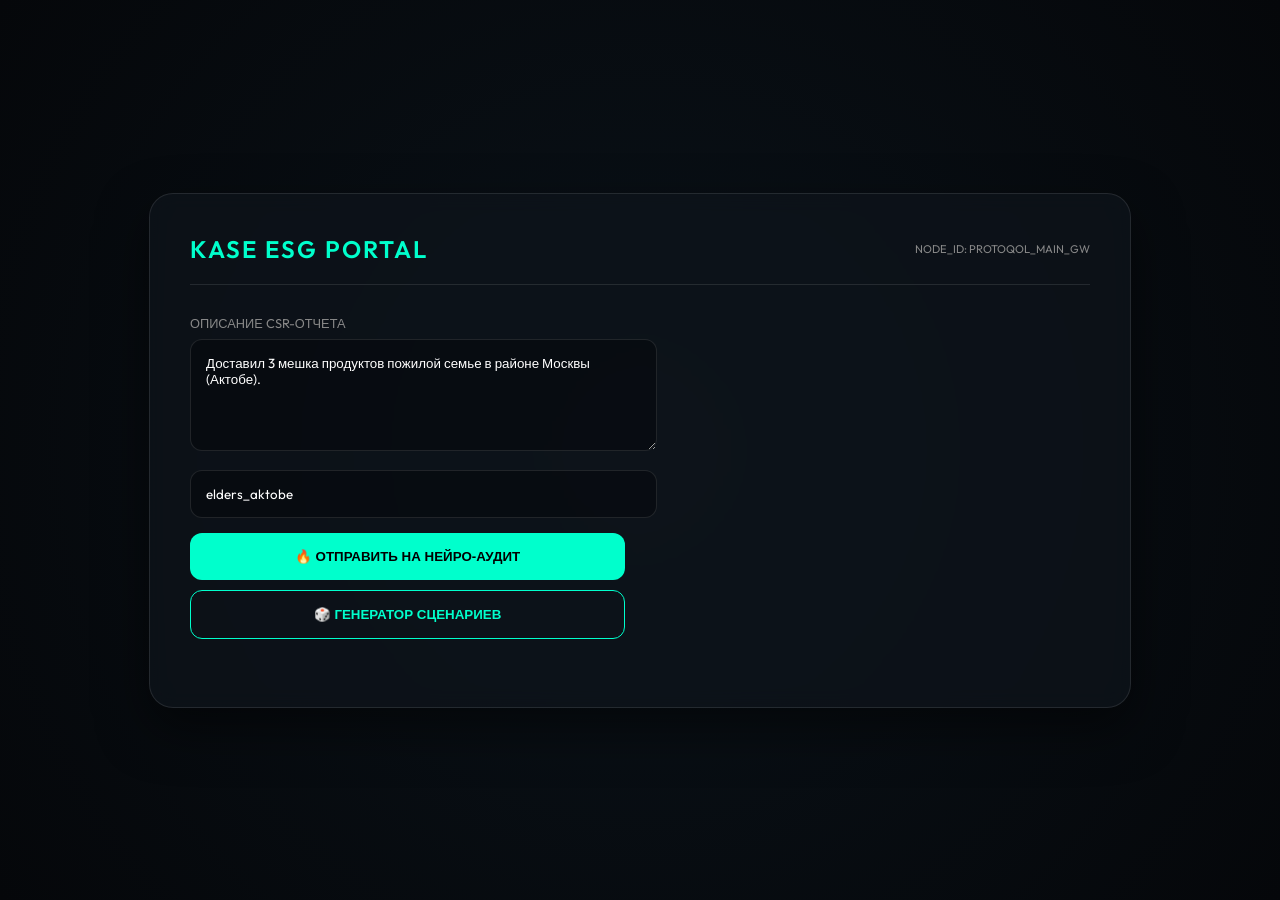
<file: b2b_client_demo.html>
<!DOCTYPE html>
<html lang="ru">
<head>
    <meta charset="UTF-8">
    <meta name="viewport" content="width=device-width, initial-scale=1.0">
    <title>KASE ESG Integrity Portal | Powered by ProtoQol</title>
    <link href="https://fonts.googleapis.com/css2?family=Outfit:wght@300;400;600&family=JetBrains+Mono&display=swap" rel="stylesheet">
    <style>
        :root {
            --bg: #05070a;
            --card-bg: rgba(15, 20, 28, 0.7);
            --accent: #00ffcc;
            --accent-glow: rgba(0, 255, 204, 0.3);
            --text: #e0e0e0;
            --border: rgba(255, 255, 255, 0.1);
        }

        body {
            background: var(--bg);
            color: var(--text);
            font-family: 'Outfit', sans-serif;
            margin: 0;
            display: flex;
            justify-content: center;
            align-items: center;
            min-height: 100vh;
            background-image: radial-gradient(circle at 50% 50%, #0a1219 0%, #05070a 100%);
        }

        .dashboard {
            width: 900px;
            background: var(--card-bg);
            backdrop-filter: blur(10px);
            border: 1px solid var(--border);
            border-radius: 24px;
            padding: 40px;
            box-shadow: 0 20px 50px rgba(0, 0, 0, 0.5);
        }

        .header {
            display: flex;
            justify-content: space-between;
            align-items: center;
            border-bottom: 1px solid var(--border);
            padding-bottom: 20px;
            margin-bottom: 30px;
        }

        .logo { font-size: 1.5rem; font-weight: 600; color: var(--accent); letter-spacing: 2px; }

        .grid { display: grid; grid-template-columns: 1fr 1fr; gap: 30px; }

        textarea, input {
            width: 100%; background: rgba(0, 0, 0, 0.3); border: 1px solid var(--border);
            border-radius: 12px; padding: 15px; color: white; font-family: inherit; margin-bottom: 15px;
        }

        .btn {
            background: var(--accent); color: black; border: none; padding: 16px;
            border-radius: 12px; font-weight: 600; cursor: pointer; width: 100%; transition: 0.3s;
        }

        .btn:hover { box-shadow: 0 10px 20px var(--accent-glow); transform: translateY(-2px); }

        #result-box {
            background: rgba(0, 0, 0, 0.5); border: 1px dashed var(--border);
            border-radius: 12px; padding: 25px; font-family: 'JetBrains Mono', monospace;
            min-height: 300px; visibility: hidden; position: relative;
        }

        .status-line { margin-bottom: 10px; font-size: 0.85rem; opacity: 0; transition: 0.5s; }
        .status-line.active { opacity: 1; color: var(--accent); }
        .status-line.done { opacity: 0.6; color: #fff; }

        .verdict-box { margin-top: 30px; padding-top: 20px; border-top: 1px solid var(--border); }
        .verdict-adal { color: #00ffcc; font-size: 2rem; font-weight: 900; }
        .verdict-aram { color: #ff4d4d; font-size: 2rem; font-weight: 900; }

        .solana-link {
            display: block; margin-top: 15px; color: var(--accent);
            text-decoration: none; font-size: 0.8rem; background: rgba(0,255,204,0.1);
            padding: 12px; border-radius: 8px; text-align: center;
        }
    </style>
</head>
<body>

<div class="dashboard">
    <div class="header">
        <div class="logo">KASE ESG PORTAL</div>
        <div style="font-size: 0.7rem; color: #888;">NODE_ID: PROTOQOL_MAIN_GW</div>
    </div>

    <div class="grid">
        <div>
            <div style="font-size: 0.8rem; color: #888; margin-bottom: 8px;">ОПИСАНИЕ CSR-ОТЧЕТА</div>
            <textarea id="desc" rows="5">Доставил 3 мешка продуктов пожилой семье в районе Москвы (Актобе).</textarea>
            
            <input type="text" id="mission-id" value="elders_aktobe">
            
            <button class="btn" onclick="sendToAudit()">🔥 ОТПРАВИТЬ НА НЕЙРО-АУДИТ</button>
            <button class="btn" style="background: transparent; color: var(--accent); border: 1px solid var(--accent); margin-top: 10px;" onclick="generateScenario()">🎲 ГЕНЕРАТОР СЦЕНАРИЕВ</button>
        </div>

        <div id="result-box">
            <div id="loading-sequence"></div>
            <div id="final-outcome"></div>
        </div>
    </div>
</div>

<script>
    const steps = [
        "📡 Синхронизация с узлами Нейро-Совета...",
        "🛡️ Нода Аудитора: Сканирование метаданных...",
        "🕵️ Нода Скептика: Проверка на фрод и AI-генерацию...",
        "✨ Социальный Бий: Оценка общественного импакта (Asar)...",
        "🏛️ Мастер-Бий: Финализация консенсуса в Solana..."
    ];

    async function generateScenario() {
        const res = await fetch('http://localhost:8000/api/v1/generate_mock_scenario');
        const data = await res.json();
        document.getElementById('desc').value = data.description;
        document.getElementById('mission-id').value = data.mission_id;
    }

    async function sendToAudit() {
        const resultBox = document.getElementById('result-box');
        const loadingSeq = document.getElementById('loading-sequence');
        const outcome = document.getElementById('final-outcome');
        
        resultBox.style.visibility = 'visible';
        loadingSeq.innerHTML = '';
        outcome.innerHTML = '';

        // RUN DYNAMIC LOG ECHOES
        let stepIdx = 0;
        const interval = setInterval(() => {
            if (stepIdx < steps.length) {
                const p = document.createElement('div');
                p.className = 'status-line active';
                p.innerText = steps[stepIdx];
                loadingSeq.appendChild(p);
                if (stepIdx > 0) loadingSeq.children[stepIdx-1].className = 'status-line done';
                stepIdx++;
            }
        }, 1200);

        try {
            const res = await fetch('http://localhost:8000/api/v1/etch_deed', {
                method: 'POST',
                headers: { 'Content-Type': 'application/json', 'X-API-Key': 'PQ_DEV_TEST_2026' },
                body: JSON.stringify({
                    description: document.getElementById('desc').value,
                    mission_id: document.getElementById('mission-id').value,
                    nomad_id: "KASE_USER",
                    source: "KASE_PORTAL"
                })
            });

            const data = await res.json();
            clearInterval(interval);

            // Wait a bit to finish the effect
            setTimeout(() => {
                loadingSeq.innerHTML = '✅ НЕЙРО-КОНСЕНСУС ДОСТИГНУТ';
                const colorClass = data.verdict === 'ADAL' ? 'verdict-adal' : 'verdict-aram';
                outcome.innerHTML = `
                    <div class="verdict-box">
                        <div class="${colorClass}">${data.verdict}</div>
                        <div style="font-size: 0.8rem; margin: 10px 0; font-family: monospace;">HASH: ${data.integrity_hash}</div>
                        <p style="font-style: italic; color: #FFD700;">"${data.wisdom}"</p>
                        <a href="http://localhost:8000/audit/${data.integrity_hash}" target="_blank" class="solana-link">🔍 СМОТРЕТЬ ГЛАСС-БОКС (Audit Mirror)</a>
                    </div>
                `;
            }, 500);

        } catch (e) {
            clearInterval(interval);
            loadingSeq.innerHTML = '❌ ОШИБКА БЭКЕНДА. Запустите python3 main.py';
        }
    }
</script>

</body>
</html>
</file>
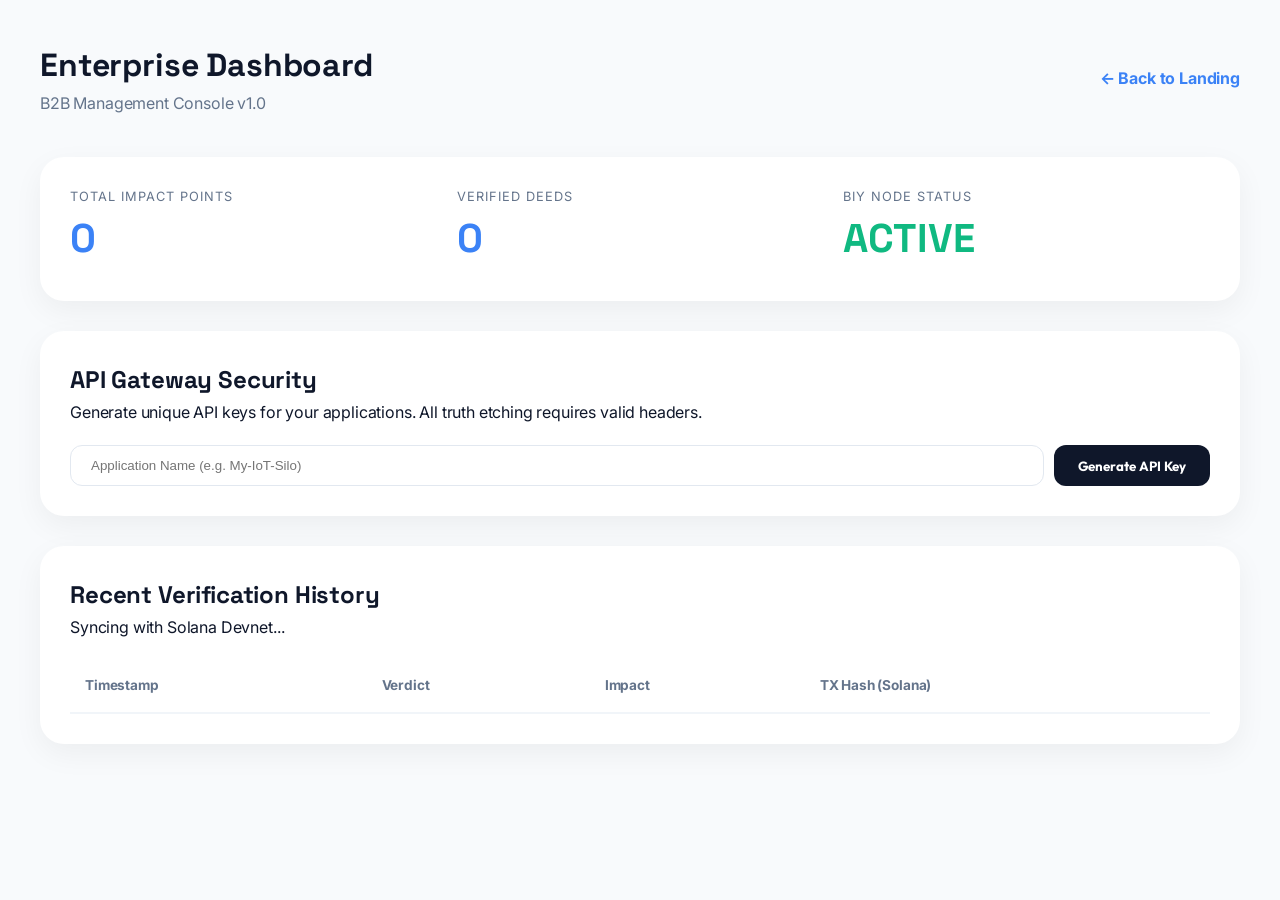
<file: dashboard.html>
<!DOCTYPE html>
<html lang="en">
<head>
    <meta charset="UTF-8">
    <meta name="viewport" content="width=device-width, initial-scale=1.0">
    <title>ProtoQol | B2B Enterprise Dashboard</title>
    <link rel="stylesheet" href="styles.css">
    <link href="https://fonts.googleapis.com/css2?family=JetBrains+Mono&family=Space+Grotesk:wght@700&display=swap" rel="stylesheet">
    <style>
        body { background: #f8fafc; color: #0f172a; padding: 40px; font-family: 'Inter', sans-serif; }
        .dashboard-container { max-width: 1200px; margin: 0 auto; }
        .header { display: flex; justify-content: space-between; align-items: center; margin-bottom: 40px; }
        .card { background: #fff; padding: 30px; border-radius: 24px; box-shadow: 0 10px 30px rgba(0,0,0,0.05); margin-bottom: 30px; }
        .stats-grid { display: grid; grid-template-columns: repeat(3, 1fr); gap: 20px; }
        .stat-val { font-size: 2.5rem; font-weight: 800; color: #3b82f6; font-family: 'Space Grotesk'; }
        .stat-label { font-size: 0.8rem; text-transform: uppercase; letter-spacing: 1px; color: #64748b; }
        table { width: 100%; border-collapse: collapse; margin-top: 20px; }
        th { text-align: left; padding: 15px; border-bottom: 2px solid #f1f5f9; color: #64748b; font-size: 0.85rem; }
        td { padding: 15px; border-bottom: 1px solid #f1f5f9; font-family: 'JetBrains Mono', monospace; font-size: 0.9rem; }
        .verdict-adal { color: #10b981; font-weight: bold; }
        .verdict-aram { color: #f43f5e; font-weight: bold; }
        .input-group { display: flex; gap: 10px; margin-top: 20px; }
        input { padding: 12px 20px; border-radius: 12px; border: 1px solid #e2e8f0; flex: 1; outline: none; }
        button { padding: 12px 24px; border-radius: 12px; border: none; background: #0f172a; color: #fff; font-weight: bold; cursor: pointer; transition: 0.3s; }
        button:hover { background: #3b82f6; transform: translateY(-2px); }
        .key-reveal { background: #f1f5f9; padding: 15px; border-radius: 12px; margin-top: 15px; display: none; }
        .key-val { font-weight: bold; font-family: 'JetBrains Mono'; color: #ef4444; }
    </style>
</head>
<body>
    <div class="dashboard-container">
        <div class="header">
            <div>
                <h1 style="font-family: 'Space Grotesk'">Enterprise Dashboard</h1>
                <p style="color: #64748b">B2B Management Console v1.0</p>
            </div>
            <a href="index.html" style="text-decoration: none; color: #3b82f6; font-weight: bold;">← Back to Landing</a>
        </div>

        <div class="stats-grid card">
            <div>
                <div class="stat-label">Total Impact Points</div>
                <div id="total-impact" class="stat-val">0</div>
            </div>
            <div>
                <div class="stat-label">Verified Deeds</div>
                <div id="total-deeds" class="stat-val">0</div>
            </div>
            <div>
                <div class="stat-label">Biy Node Status</div>
                <div class="stat-val" style="color: #10b981">ACTIVE</div>
            </div>
        </div>

        <div class="card">
            <h2 style="font-family: 'Space Grotesk'">API Gateway Security</h2>
            <p>Generate unique API keys for your applications. All truth etching requires valid headers.</p>
            <div class="input-group">
                <input type="text" id="client-name" placeholder="Application Name (e.g. My-IoT-Silo)">
                <button onclick="generateKey()">Generate API Key</button>
            </div>
            <div id="key-section" class="key-reveal">
                <p>New API Key (Keep secure!): <span id="new-key" class="key-val"></span></p>
            </div>
        </div>

        <div class="card">
            <h2 style="font-family: 'Space Grotesk'">Recent Verification History</h2>
            <div id="table-loading">Syncing with Solana Devnet...</div>
            <table id="history-table">
                <thead>
                    <tr>
                        <th>Timestamp</th>
                        <th>Verdict</th>
                        <th>Impact</th>
                        <th>TX Hash (Solana)</th>
                    </tr>
                </thead>
                <tbody id="history-body"></tbody>
            </table>
        </div>
    </div>

    <script>
        const API_BASE = "http://localhost:8000/api/v1";
        const DEFAULT_KEY = "PQ_LIVE_DEMO_SECRET";

        async function fetchStats() {
            try {
                const res = await fetch(`${API_BASE}/dashboard/stats`, {
                    headers: { "X-API-Key": DEFAULT_KEY }
                });
                const data = await res.json();
                
                document.getElementById('total-impact').textContent = data.total_impact;
                document.getElementById('total-deeds').textContent = data.total_verifications;
                
                const tbody = document.getElementById('history-body');
                tbody.innerHTML = '';
                data.recent_activity.forEach(row => {
                    const tr = document.createElement('tr');
                    tr.innerHTML = `
                        <td>${new Date(row.timestamp).toLocaleTimeString()}</td>
                        <td class="${row.verdict === 'ADAL' ? 'verdict-adal' : 'verdict-aram'}">${row.verdict}</td>
                        <td>+${row.impact_points}</td>
                        <td><a href="https://explorer.solana.com/tx/${row.tx_hash}?cluster=devnet" target="_blank">${row.tx_hash.substring(0,24)}...</a></td>
                    `;
                    tbody.appendChild(tr);
                });
                document.getElementById('table-loading').style.display = 'none';
            } catch (err) {
                console.error("Dashboard Sync Failed:", err);
            }
        }

        async function generateKey() {
            const name = document.getElementById('client-name').value;
            if(!name) return;
            
            const formData = new FormData();
            formData.append('new_client_name', name);
            
            const res = await fetch(`${API_BASE}/dashboard/generate_key`, {
                method: 'POST',
                headers: { "X-API-Key": DEFAULT_KEY },
                body: formData
            });
            const data = await res.json();
            
            document.getElementById('key-section').style.display = 'block';
            document.getElementById('new-key').textContent = data.api_key;
        }

        fetchStats();
        setInterval(fetchStats, 5000);
    </script>
</body>
</html>
</file>
<file: styles.css>
@import url('https://fonts.googleapis.com/css2?family=Outfit:wght@300;400;500;600;700;800;900&family=Inter:wght@400;500;600&display=swap');


:root {
    --bg-dark:     #FAFBFC;
    --bg:          #FFFFFF;
    
    /* Light Premium Glass Properties */
    --glass-bg:    rgba(255, 255, 255, 0.6);
    --glass-border:rgba(0, 0, 0, 0.08);
    --glass-highlight: rgba(255, 255, 255, 0.8);
    --glass-blur:  blur(40px) saturate(180%);
    --glass-shadow: 0 40px 80px rgba(0, 0, 0, 0.05), inset 0 1px 2px rgba(255, 255, 255, 0.8);
    
    --text:        #111827;
    --text-muted:  #6B7280;
    
    --accent:      #B371FF; /* Pastel Pinkish-Lilac */
    --accent-glow: rgba(179, 113, 255, 0.3);
    
    --font-main:   'Outfit', sans-serif;
    --font-secondary: 'Inter', sans-serif;
    --font-mono:   'JetBrains Mono', 'Fira Code', monospace;

    --radius:      16px;
    --radius-lg:   32px;
    --radius-xl:   40px;
    --radius-full: 999px;
    --transition:  0.7s cubic-bezier(0.16, 1, 0.3, 1);
}

/* ── Dark Mode Variables ── */
body.dark-mode {
    --bg-dark:     #06080D;
    --bg:          #0A0C14;
    --text:        #F9FAFB;
    --text-muted:  #9CA3AF;
    --glass-bg:    rgba(30, 41, 59, 0.5);
    --glass-border:rgba(255, 255, 255, 0.1);
    --glass-highlight: rgba(255, 255, 255, 0.05);
    --glass-shadow: 0 40px 80px rgba(0, 0, 0, 0.5), inset 0 1px 1px rgba(255, 255, 255, 0.1);
}

/* ── Reset & Typography ── */
*, *::before, *::after { margin: 0; padding: 0; box-sizing: border-box; }
html { scroll-behavior: smooth; }

body {
    background-color: var(--bg-dark);
    color: var(--text);
    font-family: var(--font-main);
    line-height: 1.6;
    overflow-x: hidden;
    -webkit-font-smoothing: antialiased;
    letter-spacing: -0.01em;
}

/* ── Ambient Background Glows ── */
.bg-ambient {
    position: fixed; inset: 0; z-index: -5; pointer-events: none; overflow: hidden;
}
.bg-ambient::before {
    content: ''; position: absolute; top: -10%; left: -10%;
    width: 60vw; height: 60vw; border-radius: 50%;
    background: radial-gradient(circle, rgba(30,144,255,0.08) 0%, transparent 60%);
    filter: blur(100px);
}
.bg-ambient::after {
    content: ''; position: absolute; bottom: -20%; right: -10%;
    width: 50vw; height: 50vw; border-radius: 50%;
    background: radial-gradient(circle, rgba(157,78,221,0.06) 0%, transparent 60%);
    filter: blur(100px);
}

/* Remove old bg-typography */
.bg-typography { display: none !important; }

@keyframes gradientShift {
    0% { background-position: 0% 50%; }
    50% { background-position: 100% 50%; }
    100% { background-position: 0% 50%; }
}

.accent { 
    background: linear-gradient(135deg, var(--accent) 0%, #85D4FF 50%, var(--accent) 100%);
    background-size: 200% auto;
    animation: gradientShift 4s linear infinite;
    -webkit-background-clip: text;
    -webkit-text-fill-color: transparent;
    background-clip: text;
    color: transparent;
}
.section-inner { max-width: 1400px; margin: 0 auto; padding: 0 2rem; position: relative; z-index: 1;}

.section-label {
    display: inline-block;
    padding: 6px 16px;
    background: rgba(0,0,0,0.04);
    border: 1px solid var(--glass-border);
    border-radius: var(--radius-full);
    font-size: 0.75rem;
    font-weight: 700;
    text-transform: uppercase;
    letter-spacing: 2px;
    color: var(--text);
    margin-bottom: 2rem;
}

.section-title {
    font-size: clamp(2.5rem, 5vw, 4rem);
    font-weight: 800;
    line-height: 1.1;
    margin-bottom: 1.5rem;
    letter-spacing: -0.03em;
}

.section-subtitle {
    font-size: 1.25rem;
    color: var(--text-muted);
    max-width: 600px;
    margin-bottom: 4rem;
}

/* ── Buttons ── */
button, .btn { font-family: var(--font-main); cursor: pointer; border: none; outline: none; transition: var(--transition); }

.btn-primary {
    display: inline-flex; justify-content: center; align-items: center;
    background: var(--text); color: var(--bg-dark);
    padding: 1.2rem 2.5rem; border-radius: var(--radius-full);
    font-weight: 700; font-size: 1rem; text-decoration: none;
    box-shadow: 0 10px 30px rgba(0, 0, 0, 0.1);
}
.btn-primary:hover {
    transform: translateY(-3px); box-shadow: 0 10px 25px var(--accent-glow);
    background: transparent; color: var(--accent); border-color: var(--accent);
}

.btn-outline {
    display: inline-flex; justify-content: center; align-items: center;
    background: rgba(255,255,255,0.03); color: var(--text);
    padding: 1.2rem 2.5rem; border-radius: var(--radius-full);
    font-weight: 600; font-size: 1rem;
    border: 1px solid var(--border);
    backdrop-filter: var(--glass-blur); -webkit-backdrop-filter: var(--glass-blur);
}
.btn-outline:hover { 
    border-color: rgba(0,0,0,0.2); background: var(--glass-highlight); 
    transform: translateY(-3px); box-shadow: 0 10px 25px rgba(0,0,0,0.05); 
}

/* ── Navbar Fixes ── */
.navbar-v6 {
    position: fixed; top: 0; left: 0; width: 100%; z-index: 1000;
    background: rgba(255, 255, 255, 0.01);
    backdrop-filter: blur(20px); -webkit-backdrop-filter: blur(20px);
    border-bottom: 1px solid var(--glass-border);
    padding: 1rem 0;
}
.header-inner-v6 { display: flex; justify-content: space-between; align-items: center; }
.logo-v6 { 
    font-weight: 900; 
    font-size: 1.4rem; 
    letter-spacing: -1px; 
    background: linear-gradient(135deg, #00C6FF, #0072FF); 
    -webkit-background-clip: text; 
    -webkit-text-fill-color: transparent; 
    background-clip: text;
}

.nav-links-v6 { display: flex; gap: 2.5rem; list-style: none; }
.nav-links-v6 a { text-decoration: none; color: var(--text); font-weight: 600; font-size: 0.95rem; opacity: 0.8; transition: var(--transition); }
.nav-links-v6 a:hover { opacity: 1; color: var(--accent); }

.nav-actions-v6 { display: flex; gap: 1rem; align-items: center; }

/* ── Menu Buttons ── */
.menu-btn-v6 {
    display: none; flex-direction: column; gap: 5px; background: none; border: none; cursor: pointer; padding: 10px; z-index: 1001;
}
.menu-btn-v6 span { width: 25px; height: 2px; background: var(--text); transition: 0.3s; }
.menu-btn-v6.active span:nth-child(1) { transform: translateY(7px) rotate(45deg); }
.menu-btn-v6.active span:nth-child(2) { opacity: 0; }
.menu-btn-v6.active span:nth-child(3) { transform: translateY(-7px) rotate(-45deg); }

.btn-theme-v6 { background: var(--glass-bg); border: 1px solid var(--glass-border); border-radius: 50%; width: 40px; height: 40px; display: flex; align-items: center; justify-content: center; cursor: pointer; transition: 0.3s; font-size: 1.1rem; }
.btn-theme-v6:hover { background: var(--glass-highlight); transform: rotate(15deg); }

.btn-filled-v6 { background: var(--text); color: var(--bg); padding: 0.8rem 1.8rem; border-radius: var(--radius-full); text-decoration: none; font-weight: 800; font-size: 0.9rem; transition: 0.3s; }
.btn-filled-v6:hover { transform: translateY(-3px); box-shadow: 0 10px 20px rgba(0,0,0,0.1); }

.btn-outline-v6 { background: transparent; border: 1.5px solid var(--text); color: var(--text); padding: 0.8rem 1.8rem; border-radius: var(--radius-full); font-weight: 800; font-size: 0.9rem; transition: 0.3s; }
.btn-outline-v6:hover { background: var(--text); color: var(--bg); }

/* ── Mobile Menu ── */
.mobile-menu-v6 {
    position: fixed; top: 0; right: -100%; width: 300px; height: 100vh;
    background: var(--bg); backdrop-filter: blur(40px);
    border-left: 1px solid var(--glass-border);
    transition: 0.5s cubic-bezier(0.16, 1, 0.3, 1);
    z-index: 999; display: flex; flex-direction: column; padding: 120px 40px;
}
.mobile-menu-v6.active { right: 0; }
.mobile-nav-links-v6 { list-style: none; display: flex; flex-direction: column; gap: 2rem; }
.mobile-nav-links-v6 a { text-decoration: none; color: var(--text); font-size: 1.5rem; font-weight: 800; }

@media (max-width: 1024px) {
    .nav-links-v6 { display: none; }
    .menu-btn-v6 { display: flex; }
    .nav-actions-v6 .btn-outline-v6, .nav-actions-v6 .btn-filled-v6 { display: none; }
}

/* ── New Sections Styling ── */
.team-section, .contact-section { transition: background 0.5s ease, color 0.5s ease; }
body.dark-mode .team-section { background: #0A0C14 !important; }
body.dark-mode .contact-section { background: #06080D !important; }
body.dark-mode .pipe-card { background: rgba(255,255,255,0.03); border-color: rgba(255,255,255,0.1); }
body.dark-mode .card-title { color: #fff; }
body.dark-mode .card-text { color: #9CA3AF; }
body.dark-mode .form-input { background: rgba(255,255,255,0.05) !important; color: #fff !important; border-color: rgba(255,255,255,0.1) !important; }
body.dark-mode .form-label { color: #9CA3AF; }

/* ── Hero ── */
.hero { position: relative; padding: 200px 0 120px; min-height: 100vh; display: flex; align-items: center; overflow: hidden; }
.hero-split { display: grid; grid-template-columns: 1fr 1fr; gap: 4rem; align-items: center; }

.protocol-badge { display: none; }

/* ── Animations ── */
@keyframes fadeInUp {
    from { opacity: 0; transform: translateY(20px); }
    to { opacity: 1; transform: translateY(0); }
}

@keyframes floatBreathing {
    0% { transform: scale(0.85) translateX(10%) translateY(0); }
    50% { transform: scale(0.87) translateX(10%) translateY(-15px); }
    100% { transform: scale(0.85) translateX(10%) translateY(0); }
}

.hero-title { 
    font-size: clamp(3.2rem, 5vw, 5.5rem); font-weight: 900; line-height: 1.05; margin-bottom: 1.5rem; letter-spacing: -0.05em; 
    animation: fadeInUp 0.8s ease-out forwards;
}
.hero-subtitle { 
    font-size: 1.25rem; color: var(--text-muted); margin-bottom: 3rem; max-width: 550px; line-height: 1.6; 
    opacity: 0; animation: fadeInUp 0.8s ease-out 0.15s forwards;
    font-family: var(--font-secondary);
}
.hero-actions { 
    display: flex; gap: 1.5rem; margin-bottom: 4rem; 
    opacity: 0; animation: fadeInUp 0.8s ease-out 0.3s forwards;
}


/* ── Floating Stats ── */
.stats-bar {
    display: inline-grid; grid-template-columns: repeat(4, auto); gap: 1.5rem;
    background: rgba(255, 255, 255, 0.5); 
    backdrop-filter: blur(40px) saturate(180%); -webkit-backdrop-filter: blur(40px) saturate(180%);
    border: 1px solid rgba(255, 255, 255, 0.8); 
    border-radius: 28px; padding: 1.2rem 2rem;
    box-shadow: inset 0 2px 5px rgba(255,255,255,1), 0 30px 60px -10px rgba(0, 100, 255, 0.08);
    opacity: 0; animation: fadeInUp 1s ease-out 0.6s forwards;
    margin-top: 5rem; margin-left: 120px;
    transition: transform 0.4s ease, box-shadow 0.4s ease;
}
.stats-bar:hover {
    transform: translateY(-8px);
    box-shadow: inset 0 2px 10px rgba(255,255,255,1), 0 50px 100px rgba(0, 100, 255, 0.15);
    border-color: rgba(255,255,255,1);
}
.stat-card { display: flex; flex-direction: column; gap: 4px; }
.stat-number { font-size: 1.7rem; font-weight: 800; color: var(--text); letter-spacing: -1px; }
.stat-caption { font-size: 0.8rem; color: var(--text-muted); font-weight: 600; white-space: nowrap; }


/* ── Glass Showcase (New Integration) ── */
.glass-showcase {
    position: relative; width: 100%; aspect-ratio: 4/3;
    display: flex; justify-content: center; align-items: center;
}
.neon-canvas { width: 100%; height: 100%; position: absolute; inset: 0; }

.glass-ui-card {
    position: relative; z-index: 10;
    width: 85%; height: 75%;
    border-radius: 24px;
    background: rgba(255, 255, 255, 0.6);
    backdrop-filter: blur(25px); -webkit-backdrop-filter: blur(25px);
    border: 1px solid rgba(255, 255, 255, 0.8);
    border-bottom: 1px solid rgba(255, 255, 255, 0.4);
    border-right: 1px solid rgba(255, 255, 255, 0.4);
    box-shadow: 0 40px 80px rgba(0,0,0,0.1), inset 0 0 40px rgba(255,255,255,0.8);
    padding: 3.5rem; display: flex; flex-direction: column; justify-content: space-between;
}

.guc-title { font-size: clamp(2.5rem, 5vw, 4.5rem); font-weight: 800; line-height: 1.05; margin-bottom: 0.5rem; letter-spacing: -0.04em; }
.guc-title span { font-size: 1rem; color: rgba(0,0,0,0.3); margin-left: 1rem; font-weight: 600; letter-spacing: 2px; }
.guc-subtitle { font-size: 1.1rem; color: rgba(0,0,0,0.6); font-weight: 500; }

.guc-btn {
    align-self: flex-end; padding: 0.8rem 1.4rem;
    background: rgba(255,255,255,0.9); backdrop-filter: blur(10px);
    border: 1px solid rgba(0,0,0,0.1); border-radius: 12px;
    color: var(--text); font-weight: 600; text-decoration: none;
    display: inline-block; line-height: 1.2; box-shadow: 0 5px 15px rgba(0,0,0,0.1);
    transition: var(--transition);
}
.guc-btn:hover { background: rgba(255,255,255,1); border-color: rgba(0,0,0,0.2); transform: translateY(-2px); }

.guc-node { position: absolute; pointer-events: none; z-index: 20; }
.guc-svg { width: 130px; height: 100px; overflow: visible; }
.guc-svg path { stroke-dasharray: 4; }
.guc-label { position: absolute; color: var(--text); font-size: 0.75rem; font-weight: 700; background: rgba(255,255,255,0.9); padding: 5px 10px; border-radius: 8px; border: 1px solid rgba(0,0,0,0.1); box-shadow: 0 4px 10px rgba(0,0,0,0.1); white-space: nowrap; line-height: 1.3; }

/* ── Interactive Canvas ── */
#neural-threads-canvas {
    position: fixed;
    top: 0; left: 0;
    width: 100vw; height: 100vh;
    pointer-events: none;
    z-index: 9999;
}

.node-left { top: 20%; left: -60px; }
.node-right { bottom: 10%; right: -30px; }

.guc-avatar {
    position: absolute; bottom: -5%; left: 30%; display: flex; align-items: center; gap: 8px;
    background: rgba(255,255,255,0.95); border: 1px solid rgba(0,0,0,0.1);
    padding: 6px 16px 6px 6px; border-radius: 40px; font-size: 0.85rem; font-weight: 600; z-index: 30; color: var(--text);
    box-shadow: 0 15px 30px rgba(0,0,0,0.1);
}
.guc-avatar img { width: 32px; height: 32px; border-radius: 50%; background: #222; }

.marquee-transition {
    width: 120vw; margin-left: -10vw; 
    overflow: hidden; 
    background: linear-gradient(to bottom, #FFFFFF, #F8FBFF);
    padding: 2.2rem 0; position: relative; z-index: 200;
    transform: translateY(-30px) rotate(-1.5deg);
    border-top: 1px solid rgba(0,0,0,0.03);
    border-bottom: 1px solid rgba(0,0,0,0.03);
    box-shadow: 0 30px 60px rgba(0,0,0,0.04);
}



.marquee-inner { display: flex; white-space: nowrap; }
.marquee-content {
    display: flex; animation: marquee-scroll 40s linear infinite;
}
.marquee-content span {
    font-size: 3.5rem; font-weight: 900; color: #111;
    text-transform: uppercase; padding: 0 3rem;
    letter-spacing: -2px; display: flex; align-items: center;
}
.marquee-content span:nth-child(even) {
    color: transparent; -webkit-text-stroke: 1.5px #111; opacity: 0.15;
}


@keyframes marquee-scroll {
    0% { transform: translateX(0); }
    100% { transform: translateX(-50%); }
}

/* ── Glassmorphism 2.0 Pipeline Section ── */
.pipeline-section { 
    padding: 160px 0; 
    background: #FFFFFF; 
    position: relative; overflow: hidden; z-index: 2; 
}



.section-bg-video {
    position: absolute; top: 0; left: 0; width: 100%; height: 100%;
    object-fit: cover; z-index: 1; mix-blend-mode: multiply; pointer-events: none;
    transform: scale(1.2); /* Slight scale to hide video edges */
}
.pipeline-overlay {
    position: absolute; top: 0; left: 0; width: 100%; height: 100%;
    background: radial-gradient(circle at center, transparent 30%, rgba(255, 255, 255, 1) 90%);
    z-index: 2; pointer-events: none;
}
.section-inner { position: relative; z-index: 3; }

.pipeline-grid { display: grid; grid-template-columns: repeat(3, 1fr); gap: 2.5rem; }


.pipe-card {
    border-radius: 32px; min-height: 400px;
    display: flex; flex-direction: column; justify-content: space-between; gap: 2rem;
    padding: 35px; position: relative; 
    transition: all 0.8s cubic-bezier(0.16, 1, 0.3, 1);
    background: none !important; border: none !important; backdrop-filter: none !important;
    box-shadow: none !important;
}

/* Bi-Panel Construction */
.pipe-card::before, .pipe-card::after {
    content: ''; position: absolute; left: 0; right: 0;
    transition: all 0.7s cubic-bezier(0.16, 1, 0.3, 1);
    border: none !important; /* Removed "gray" outlines per request */
    z-index: -1;
    animation: auroraFlow 8s ease infinite; /* Slower, permanent flow */
    background-size: 200% 200%;
}

/* TOP PANEL - Permanent Pastel Aura + Dynamic Chromatic Border */
.pipe-card::before {
    top: 0; height: 44.5%;
    border-radius: 32px 32px 10px 10px;
    background: linear-gradient(135deg, 
        rgba(224, 242, 254, 0.3) 0%, 
        rgba(238, 242, 255, 0.3) 33%, 
        rgba(253, 242, 248, 0.3) 66%,
        rgba(245, 243, 255, 0.3) 100%
    );
    backdrop-filter: blur(25px) saturate(140%);
    -webkit-backdrop-filter: blur(25px) saturate(140%);
    /* High-Visibility Dynamic Gradient Border + Definition Stroke */
    border: 1.5px solid rgba(0, 0, 0, 0.12) !important; /* Static definition */
    background-clip: padding-box, border-box;
    background-image: linear-gradient(rgba(255, 255, 255, 0.2), rgba(255, 255, 255, 0.2)), 
                      linear-gradient(135deg, #00F2FE, #B371FF, #00F2FE, #FFD700);
    background-size: 300% 300%;
    animation: auroraFlowBorder 6s linear infinite;
    /* Subtle lifting shadow */
    box-shadow: 0 10px 30px rgba(0, 0, 0, 0.05), 0 0 15px rgba(224, 242, 254, 0.2);
}

@keyframes auroraFlowBorder {
    0% { background-position: 0% 50%, 0% 50%; }
    50% { background-position: 100% 50%, 100% 50%; }
    100% { background-position: 0% 50%, 0% 50%; }
}

/* BOTTOM PANEL - Subtler Aura (Borderless) */
.pipe-card::after {
    bottom: 0; height: 44.5%;
    border-radius: 10px 10px 32px 32px;
    background: linear-gradient(135deg, 
        rgba(224, 242, 254, 0.15) 0%, 
        rgba(238, 242, 255, 0.15) 33%, 
        rgba(253, 242, 248, 0.15) 66%,
        rgba(245, 243, 255, 0.15) 100%
    );
    backdrop-filter: blur(55px) saturate(180%);
    -webkit-backdrop-filter: blur(55px) saturate(180%);
    /* No border-top — cut is defined by gap only */
}

.pipe-card:hover { 
    transform: translateY(-12px) scale(1.02); 
    z-index: 10;
}
.pipe-card:hover::before, .pipe-card:hover::after {
    height: 48.5%; /* Subtle merge */
    border: none !important; /* No borders even on hover per request */
    box-shadow: 0 0 50px rgba(59, 130, 246, 0.2);
    animation-duration: 4s; /* Slower, smoother shimmer on hover */
    opacity: 1;
}

/* Vibrant Aurora Hover Backgrounds */
.pipe-card:hover::before {
    background: linear-gradient(135deg, 
        rgba(0, 242, 254, 0.45) 0%, 
        rgba(59, 130, 246, 0.45) 33%, 
        rgba(139, 92, 246, 0.45) 66%,
        rgba(236, 72, 153, 0.45) 100%
    );
}

.pipe-card:hover::after {
    background: linear-gradient(135deg, 
        rgba(0, 242, 254, 0.25) 0%, 
        rgba(59, 130, 246, 0.25) 33%, 
        rgba(139, 92, 246, 0.25) 66%,
        rgba(236, 72, 153, 0.25) 100%
    );
}

@keyframes auroraFlow {
    0% { background-position: 0% 50%; }
    50% { background-position: 100% 50%; }
    100% { background-position: 0% 50%; }
}

/* The 'Feature' Detail: Glass Stripes at the bottom */
.glass-detail {
    position: absolute; bottom: 0; left: 0; width: 100%; height: 80px;
    background: repeating-linear-gradient(
        0deg,
        rgba(0, 0, 0, 0.03),
        rgba(0, 0, 0, 0.03) 2px,
        transparent 2px,
        transparent 6px
    );
    opacity: 0.5; border-top: 1px solid rgba(255, 255, 255, 0.2);
}

.card-bg-visual { 
    position: absolute; right: -5%; top: 5%; width: 50%; height: 50%; 
    z-index: 1; opacity: 0.8; filter: blur(2px);
    transition: transform 0.6s ease;
}
.pipe-card:hover .card-bg-visual { transform: scale(1.1) rotate(5deg); }
.card-bg-visual img { width: 100%; height: 100%; object-fit: contain; }

.card-top { position: relative; z-index: 2; }
.card-title { font-size: 2.2rem; font-weight: 800; color: #111; margin-bottom: 1.25rem; letter-spacing: -0.5px; }
.card-text { font-size: 1.05rem; color: #4B5563; line-height: 1.6; font-weight: 500; }

.card-footer { 
    position: relative; z-index: 2; 
    display: flex; justify-content: space-between; align-items: center; 
}
.card-tag { 
    font-size: 0.8rem; font-weight: 800; background: rgba(0, 0, 0, 0.05); 
    color: #111; padding: 6px 14px; border-radius: 999px; text-transform: uppercase; letter-spacing: 0.5px;
}
.card-arrow-btn { 
    width: 48px; height: 48px; border-radius: 50%; background: #0F172A; color: #fff;
    display: flex; align-items: center; justify-content: center;
    text-decoration: none; font-size: 1.2rem; font-weight: 700; 
    transition: all 0.7s cubic-bezier(0.16, 1, 0.3, 1);
    box-shadow: 0 4px 12px rgba(0, 0, 0, 0.1);
    position: relative; overflow: hidden;
    z-index: 1;
}
.card-arrow-btn::before {
    content: ''; position: absolute; inset: 0;
    background: linear-gradient(135deg, #00C6FF, #0072FF);
    opacity: 0; z-index: -1; transition: opacity 0.4s ease;
}
.card-arrow-btn:hover { 
    transform: scale(1.15) rotate(-15deg); 
    box-shadow: 0 10px 25px rgba(0, 114, 255, 0.4), inset 0 2px 4px rgba(255,255,255,0.4);
    color: #fff; border-color: transparent;
}
.card-arrow-btn:hover::before { opacity: 1; }

/* ── Mobile Showcase Section ── */
.mobile-section {
    padding: 140px 0 180px;
    background: 
        radial-gradient(circle at 80% 20%, rgba(219, 203, 255, 0.4), transparent 50%),
        radial-gradient(circle at 20% 80%, rgba(245, 239, 255, 0.4), transparent 50%),
        linear-gradient(to bottom, #F8F4FF 0%, #EFE5FF 40%, #EADFFF 100%);
    position: relative; overflow: hidden;
}

/* ── Refined Store Buttons ── */
.btn-store {
    background: #000; color: white; border-radius: 12px;
    padding: 8px 20px; display: flex; align-items: center; gap: 12px;
    text-decoration: none; transition: transform 0.3s, box-shadow 0.3s;
    border: 1px solid rgba(255,255,255,0.1); width: 180px;
}
.btn-store:hover { transform: translateY(-4px); box-shadow: 0 10px 30px rgba(0,0,0,0.2); }
.store-svg { width: 30px; height: 30px; }
.store-text { display: flex; flex-direction: column; }
.store-text .sub { font-size: 0.65rem; font-weight: 700; opacity: 0.8; text-transform: uppercase; line-height: 1; }
.store-text .main { font-size: 1.1rem; font-weight: 800; line-height: 1.2; letter-spacing: -0.5px; }


.mobile-container {
    max-width: 1200px; margin: 0 auto; padding: 0 40px;
    display: grid; grid-template-columns: 1fr 1fr;
    gap: 60px; align-items: center;
}
.mobile-left { max-width: 480px; z-index: 5; }
.mobile-left .section-title { font-size: 3.5rem; line-height: 1.1; margin: 1.5rem 0; }

.store-buttons { display: flex; gap: 15px; margin-top: 40px; }
.store-buttons {
    display: flex; gap: 15px; margin-top: 40px;
}
.btn-store {
    background: #000; color: white; border-radius: 12px;
    padding: 8px 20px; display: flex; align-items: center; gap: 12px;
    text-decoration: none; transition: transform 0.3s, box-shadow 0.3s;
    border: 1px solid rgba(255,255,255,0.1); width: 180px;
}
.btn-store:hover { transform: translateY(-4px); box-shadow: 0 10px 30px rgba(0,0,0,0.2); }
.store-svg { width: 30px; height: 30px; }
.store-text { display: flex; flex-direction: column; }
.store-text .sub { font-size: 0.65rem; font-weight: 700; opacity: 0.8; text-transform: uppercase; line-height: 1; }
.store-text .main { font-size: 1.1rem; font-weight: 800; line-height: 1.2; letter-spacing: -0.5px; }

.phone-mockup-wrapper { position: relative; width: 100%; display: flex; justify-content: center; transform: translateX(40px); }
.phone-img { width: 100%; max-width: 450px; z-index: 2; filter: drop-shadow(0 50px 100px rgba(0,0,0,0.1)); }


.float-tag {
    position: absolute; z-index: 3;
    background: rgba(255, 255, 255, 0.4);
    backdrop-filter: blur(20px) saturate(160%);
    -webkit-backdrop-filter: blur(20px) saturate(160%);
    border: 1px solid rgba(255, 255, 255, 0.7);
    padding: 14px 28px; border-radius: 100px;
    font-weight: 600; font-size: 1.1rem; color: #554477;
    display: flex; align-items: center; gap: 12px;
    box-shadow: 0 20px 40px rgba(0,0,0,0.08);
    animation: floating-tag 6s ease-in-out infinite alternate;
}
.float-tag .check {
    background: #7D4CFF; color: white;
    width: 24px; height: 24px; border-radius: 50%;
    display: flex; align-items: center; justify-content: center;
    font-size: 0.8rem;
}

.tag-1 { top: 10%; left: -20%; animation-delay: 0s; }
.tag-2 { top: 30%; right: -15%; animation-delay: 1.5s; }
.tag-3 { bottom: 20%; left: -25%; animation-delay: 0.5s; }
.tag-4 { bottom: 5%; right: -10%; animation-delay: 2s; }


@keyframes floating-tag {
    0% { transform: translateY(0) translateX(0); }
    100% { transform: translateY(-20px) translateX(10px); }
}

@media (max-width: 1024px) {
    .mobile-container { grid-template-columns: 1fr; gap: 60px; text-align: center; }
    .store-buttons { justify-content: center; }
    .mobile-left { max-width: 100%; }
    .phone-img { width: 80%; }
    .float-tag { font-size: 0.9rem; padding: 10px 20px; }
}

/* ── Infrastructure Section (Card Flow) ── */
.infra-section {
    padding: 180px 0; background: #fff; position: relative; overflow: hidden;
}
.infra-container {
    max-width: 1200px; margin: 0 auto; padding: 0 40px;
    display: grid; grid-template-columns: 1fr 1.2fr;
    gap: 80px; align-items: center;
}
.infra-left { max-width: 500px; }
.infra-left .section-title { font-size: 4rem; line-height: 1.1; margin-bottom: 2rem; }
.infra-actions { margin-top: 3rem; }

.cards-display-wrapper { position: relative; width: 100%; display: flex; justify-content: center; }
.infra-cards-img { width: 100%; max-width: 600px; z-index: 2; transform: rotate(-3deg) scale(1.1); filter: drop-shadow(0 40px 80px rgba(0,0,0,0.1)); }

.stats-widget {
    position: absolute; z-index: 5;
    background: #fff; padding: 16px 24px; border-radius: 20px;
    display: flex; align-items: center; gap: 16px;
    box-shadow: 0 20px 50px rgba(0,0,0,0.06);
    border: 1px solid rgba(0,0,0,0.03);
    transition: transform 0.6s cubic-bezier(0.16, 1, 0.3, 1);
}
.stats-widget:hover { transform: scale(1.05) translateY(-5px); }
.widget-icon { font-size: 1.5rem; }
.widget-data { display: flex; flex-direction: column; }
.widget-data .label { font-size: 0.75rem; font-weight: 700; color: #888; text-transform: uppercase; letter-spacing: 0.5px; }
.widget-data .value { font-size: 1.3rem; font-weight: 900; color: #111; line-height: 1.1; }

.widget-1 { top: 0; left: 0; }
.widget-2 { bottom: 10%; left: -20px; }
.widget-3 { top: 40%; right: -20px; }

/* ── Social Proof (Trusted By) ── */
.trusted-by { margin-top: 5rem; }
.trusted-label { font-size: 0.7rem; font-weight: 800; color: #AAA; letter-spacing: 1.5px; display: block; margin-bottom: 1.5rem; }
.trusted-logos { display: flex; gap: 40px; align-items: center; opacity: 0.4; }
.tr/* ── Premium Indigo API Pricing Section ── */
.pricing-section { 
    padding: 180px 0; 
    background: radial-gradient(circle at 0% 0%, #6366F1 0%, #4338CA 50%, #312E81 100%);
    position: relative; z-index: 2; 
}
.pricing-outer-container {
    max-width: 1400px; margin: 0 auto; padding: 60px;
    border: 1px solid rgba(255,255,255,0.15); border-radius: 50px;
    background: rgba(255,255,255,0.02); backdrop-filter: blur(20px);
}
.pricing-section .section-title { color: #fff; }
.pricing-section .section-subtitle { color: rgba(255,255,255,0.7); }

.pricing-grid { 
    display: grid; grid-template-columns: repeat(3, 1fr); gap: 2.5rem; 
    align-items: stretch; margin-top: 4rem;
}

/* Base Card Style (White Body) */
.price-card {
    background: #fff; border-radius: 32px; overflow: hidden;
    display: flex; flex-direction: column;
    box-shadow: 0 40px 80px rgba(0,0,0,0.15);
    transition: transform 0.6s cubic-bezier(0.16, 1, 0.3, 1);
}
.price-card:hover { transform: scale(1.02) translateY(-10px); }

/* Glass Headers with Spheres */
.card-header-v3 {
    height: 180px; position: relative; overflow: hidden;
    background: rgba(255,255,255,0.1); backdrop-filter: blur(15px);
    display: flex; align-items: center; justify-content: center;
}
.sphere-img {
    width: 110px; height: 110px; object-fit: contain;
    filter: drop-shadow(0 20px 40px rgba(0,0,0,0.2));
}
.card-tier-label {
    position: absolute; top: 20px; left: 24px;
    color: #fff; font-weight: 800; font-size: 1.1rem;
}

.price-card.khan .card-header-v3 { background: rgba(0,0,0,0.2); }

.card-body-v3 { padding: 2.5rem 2.8rem; flex-grow: 1; display: flex; flex-direction: column; }
.card-price-v3 { font-size: 3.2rem; font-weight: 900; color: #111; letter-spacing: -2px; margin-bottom: 0.5rem; }
.card-price-v3 small { font-size: 1.1rem; color: #888; letter-spacing: 0; }

.card-features-v3 { list-style: none; margin: 1.5rem 0 2.5rem; }
.card-features-v3 li { 
    padding: 8px 0; font-size: 0.95rem; font-weight: 500; color: #444;
    display: flex; align-items: center; gap: 10px;
}
.card-features-v3 li::before { content: '✓'; color: #4338CA; font-weight: 900; }

.btn-v3 {
    width: 100%; padding: 1.2rem; border-radius: 16px; 
    background: #6366F1; color: #fff; text-decoration: none;
    text-align: center; font-weight: 800; font-size: 1rem;
    box-shadow: 0 10px 25px rgba(99, 102, 241, 0.4);
    transition: var(--transition);
}
.btn-v3:hover { background: #4F46E5; transform: scale(1.02); }

.price-card.featured .btn-primary { 
    width: 100%; border-radius: var(--radius-lg); padding: 1.2rem; 
}

/* ── Terminal Modal (Frosted Glass Dark) ── */
.terminal-overlay { position: fixed; inset: 0; background: rgba(0, 0, 0, 0.8); backdrop-filter: blur(20px); opacity: 0; pointer-events: none; z-index: 1999; transition: opacity 0.4s ease; }
.terminal-overlay.active { opacity: 1; pointer-events: auto; }

.nomad-terminal {
    position: fixed; top: 50%; left: 50%; transform: translate(-50%, -45%); width: 90%; max-width: 650px;
    background: rgba(15, 18, 26, 0.7); backdrop-filter: var(--glass-blur); -webkit-backdrop-filter: var(--glass-blur);
    border: 1px solid var(--glass-border); border-radius: var(--radius-xl);
    box-shadow: var(--glass-shadow);
    z-index: 2000; opacity: 0; pointer-events: none; transition: all 0.4s cubic-bezier(0.16, 1, 0.3, 1);
    display: flex; flex-direction: column; overflow: hidden;
}
.nomad-terminal::before {
    content: ''; position: absolute; top: 0; left: 0; right: 0; height: 1px;
    background: linear-gradient(90deg, transparent, rgba(255,255,255,0.2), transparent);
}
.nomad-terminal.active { opacity: 1; pointer-events: auto; transform: translate(-50%, -50%); }

.term-header {
    background: rgba(255,255,255,0.02); padding: 1.5rem 2rem;
    border-bottom: 1px solid var(--border); display: flex; justify-content: space-between; align-items: center;
}
.term-title { font-weight: 700; letter-spacing: 1px; font-size: 0.85rem; color: var(--text-muted); }
.btn-close { background: none; color: var(--text); border: none; font-size: 2rem; cursor: pointer; line-height: 1; opacity: 0.5; transition: 0.2s;}
.btn-close:hover { opacity: 1; }

.term-content { padding: 2.5rem; }
.form-group { margin-bottom: 1.5rem; }
.form-label { display: block; font-weight: 600; margin-bottom: 0.75rem; font-size: 0.8rem; color: var(--text-muted); letter-spacing: 1px; }

.form-input {
    width: 100%; padding: 1.2rem;
    background: rgba(0,0,0,0.3); border: 1px solid var(--border);
    border-radius: var(--radius-lg);
    color: var(--text); font-family: var(--font-main); font-size: 1rem;
    transition: var(--transition);
}
.form-input:focus { border-color: var(--accent); outline: none; box-shadow: 0 0 0 4px var(--accent-glow); }

.char-counter { display: block; text-align: right; font-size: 0.75rem; color: var(--text-muted); margin-top: 0.5rem; }

.btn-terminal:hover { transform: scale(1.02); box-shadow: 0 10px 40px rgba(255, 255, 255, 0.2); }

/* ── Infrastructure Composition Dark Mode ── */
.infra-composition-section {
    padding: 160px 0; background: #0A0A0F !important;
    display: flex; align-items: center; justify-content: center;
    overflow: hidden; min-height: 100vh; position: relative;
    z-index: 5;
}
.composition-wrapper {
    position: relative; width: 100%; max-width: 1200px;
    display: flex; align-items: center; justify-content: center;
}
.composition-bg-blob {
    position: absolute; width: 680px; height: 680px;
    border-radius: 50%; overflow: hidden;
    filter: blur(100px); opacity: 0.7;
    z-index: 1; pointer-events: none;
}
.whisk-blob-video { width: 100%; height: 100%; object-fit: cover; transform: scale(1.5) rotate(10deg); }

.composition-glass-card {
    position: relative; z-index: 10;
    width: 440px; min-height: 660px;
    background: rgba(255, 255, 255, 0.02);
    backdrop-filter: blur(120px) saturate(180%) brightness(1.2);
    -webkit-backdrop-filter: blur(120px) saturate(180%) brightness(1.2);
    border-radius: 56px; border: 1.5px solid rgba(255,255,255,0.12);
    box-shadow: 0 100px 200px rgba(0,0,0,0.9), inset 0 0 80px rgba(255,255,255,0.03);
    padding: 4rem 3.5rem; display: flex; flex-direction: column; justify-content: space-between;
    color: #fff; transform: translateY(20px);
}
.glass-header { display: flex; justify-content: space-between; align-items: center; margin-bottom: 2rem; }
.glass-line { width: 60px; height: 1.5px; background: rgba(255,255,255,0.3); }
.glass-branding { font-size: 0.75rem; font-weight: 800; color: #fff; text-transform: uppercase; letter-spacing: 3px; opacity: 0.5; }

.glass-content { flex-grow: 1; display: flex; flex-direction: column; justify-content: center; text-align: left; }
.glass-title { font-size: 2.5rem; font-weight: 900; line-height: 1.1; letter-spacing: 1px; color: #fff; margin-bottom: 1.8rem; text-transform: uppercase; }
.glass-subtitle { font-size: 1rem; line-height: 1.55; color: rgba(255,255,255,0.65); margin-bottom: 3rem; font-weight: 500; }

.btn-glass {
    width: fit-content; padding: 15px 32px;
    background: #fff; color: #000; text-decoration: none;
    border-radius: 14px; font-weight: 900; font-size: 0.9rem;
    transition: 0.4s cubic-bezier(0.175, 0.885, 0.32, 1.275);
    box-shadow: 0 5px 15px rgba(255,255,255,0.1);
}
.btn-glass:hover { transform: scale(1.08) translateY(-5px); box-shadow: 0 20px 40px rgba(255,255,255,0.25); }

.glass-footer { display: flex; justify-content: flex-end; }
.glass-dots { display: flex; gap: 8px; flex-direction: column; }
.glass-dots span { width: 6px; height: 6px; border-radius: 50%; background: rgba(255,255,255,0.2); }

.btn-terminal:hover { transform: translateY(-2px); box-shadow: 0 10px 20px rgba(255,255,255,0.1); }
.btn-terminal:disabled { background: var(--border); color: var(--text-muted); cursor: not-allowed; transform: none; box-shadow: none; }

.spinner {
    width: 20px; height: 20px; border: 3px solid rgba(0,0,0,0.1);
    border-top-color: var(--bg-dark); border-radius: 50%; animation: spin 0.8s linear infinite; display: inline-block;
}
@keyframes spin { to { transform: rotate(360deg); } }

/* ── Live Trace / Verification Logs ── */
.verification-log { margin-top: 2rem; padding-top: 2rem; border-top: 1px solid var(--border); display: flex; flex-direction: column; gap: 12px; }
.log-line { font-family: var(--font-mono); font-size: 0.85rem; color: var(--text-muted); display: flex; gap: 10px; opacity: 0; transform: translateY(5px); transition: 0.3s; }
.log-line.visible { opacity: 1; transform: translateY(0); }
.lt-prompt { color: var(--accent); font-weight: bold; }
.lt-text--success { color: #00C853; font-weight: 600; }
.lt-text--accent { color: var(--accent); font-weight: 600; }
.lt-text--error { color: var(--error); font-weight: 600; }
.solscan-link { color: var(--text); text-decoration: underline; font-weight: bold; }

/* ── Footer ── */
.footer { background: var(--bg-dark); padding: 6rem 0 3rem; border-top: 1px solid var(--border); }
.footer-grid { display: grid; grid-template-columns: 2fr 1fr 1fr 1fr; gap: 4rem; margin-bottom: 4rem; }
.footer-col h5 { color: var(--text); font-weight: 700; margin-bottom: 1.5rem; font-size: 0.9rem; letter-spacing: 1px; }
.footer-col a { display: block; color: var(--text-muted); text-decoration: none; margin-bottom: 0.8rem; font-size: 0.9rem; transition: 0.2s; }
.footer-col a:hover { color: var(--text); }
.footer-text { font-size: 0.9rem; color: var(--text-muted); margin-top: 1.5rem; line-height: 1.6; }
.footer-bottom { border-top: 1px solid var(--border); padding-top: 2rem; display: flex; justify-content: space-between; align-items: center; color: var(--text-muted); font-size: 0.85rem; }
.footer-bottom a { color: var(--text-muted); text-decoration: none; margin-left: 2rem; }

/* Toast */
.toast {
    position: fixed; bottom: 20px; right: 20px;
    background: rgba(20,24,32,0.9); backdrop-filter: blur(10px);
    color: var(--text); font-weight: 600; padding: 15px 25px;
    border-radius: var(--radius-full); box-shadow: var(--glass-shadow);
    z-index: 9999; animation: slideInX 0.4s cubic-bezier(0.16, 1, 0.3, 1);
    border: 1px solid var(--glass-border);
}

/* ── Scroll Reveal Animations ── */
.reveal {
    opacity: 0;
    transform: translateY(30px);
    transition: all 1s cubic-bezier(0.16, 1, 0.3, 1);
    pointer-events: none;
}
.reveal.active {
    opacity: 1;
    transform: translateY(0);
    pointer-events: auto;
}
.reveal-left { transform: translateX(-30px); }
.reveal-right { transform: translateX(30px); }
.reveal-scale { transform: scale(0.95); }

.reveal-delay-1 { transition-delay: 0.1s; }
.reveal-delay-2 { transition-delay: 0.2s; }
.reveal-delay-3 { transition-delay: 0.3s; }
.reveal-delay-4 { transition-delay: 0.4s; }


@media (max-width: 900px) {
    .hero-split { grid-template-columns: 1fr; }
    .pipeline-grid, .pricing-grid, .footer-grid { grid-template-columns: 1fr; }
    .stats-bar { grid-template-columns: 1fr 1fr; }
}

/* ── Visual Audit Pipeline ── */
.oracle-visual-pipeline {
    max-width: 900px; margin: 0 auto;
    background: var(--glass-bg); backdrop-filter: var(--glass-blur); -webkit-backdrop-filter: var(--glass-blur);
    border: 1px solid var(--glass-border); border-radius: var(--radius-lg);
    padding: 3rem; box-shadow: var(--glass-shadow);
}
.pipeline-track {
    display: flex; align-items: center; justify-content: space-between;
    margin-bottom: 3rem; padding: 1rem 0;
}
.pipeline-node {
    display: flex; flex-direction: column; align-items: center; gap: 0.8rem;
    position: relative; flex: 1; transition: var(--transition);
}
.node-icon {
    width: 64px; height: 64px; background: var(--bg); border: 2px solid var(--border);
    border-radius: 20px; display: flex; align-items: center; justify-content: center;
    font-size: 1.8rem; transition: var(--transition);
    box-shadow: 0 4px 10px rgba(0,0,0,0.03);
}
.node-label { font-size: 0.9rem; font-weight: 700; color: var(--text); }
.node-status { 
    font-size: 0.7rem; font-weight: 600; text-transform: uppercase; letter-spacing: 1px;
    color: var(--text-muted); opacity: 0.6;
}

/* Active State for Nodes */
.pipeline-node.active .node-icon {
    border-color: var(--accent); color: var(--accent);
    transform: scale(1.1); box-shadow: 0 0 20px var(--accent-glow);
}
.pipeline-node.active .node-status { color: var(--accent); opacity: 1; }

.pipeline-arrow {
    flex: 0.5; height: 2px; background: var(--border); position: relative;
    display: flex; align-items: center; margin: 0 1rem;
}
.flow-dot {
    position: absolute; width: 6px; height: 6px; border-radius: 50%; background: var(--accent);
    left: 0; opacity: 0;
}
.pipeline-arrow.active .flow-dot {
    animation: flowData 1.5s infinite linear; opacity: 1;
}

@keyframes flowData {
    0% { left: 0; opacity: 0; }
    50% { opacity: 1; }
    100% { left: 100%; opacity: 0; }
}

.pipeline-info-card {
    background: rgba(0,0,0,0.02); border-radius: 16px; padding: 1.5rem;
    text-align: center; border: 1px solid var(--border);
}
.live-info-header { display: flex; align-items: center; justify-content: center; gap: 10px; margin-bottom: 0.5rem; }
.live-info-text { font-size: 0.95rem; color: var(--text-muted); font-weight: 500; }

.pulse-dot {
    width: 8px; height: 8px; border-radius: 50%; background: #10B981;
    box-shadow: 0 0 10px rgba(16, 185, 129, 0.4);
    animation: pulseGlow 2s infinite;
}
@keyframes pulseGlow { 0% { transform: scale(1); opacity: 1; } 50% { transform: scale(1.5); opacity: 0.5; } 100% { transform: scale(1); opacity: 1; } }

/* ── Video Background ── */
.bg-video {
    position: absolute; inset: 0; width: 100%; height: 100%;
    object-fit: cover; z-index: -6; opacity: 1; 
    mix-blend-mode: multiply; pointer-events: none; 
    animation: floatBreathing 8s ease-in-out infinite;
    transform-origin: center;
}

/* ── Inline Terminal Override ── */
.nomad-terminal.inline {
    position: relative; top: auto; left: auto; transform: none;
    width: 100%; max-width: 900px; margin: 0 auto;
    opacity: 1; pointer-events: auto; box-shadow: 0 40px 80px rgba(0,0,0,0.8);
}

/* ── Identity Vault ── */
.identity-vault { padding: 120px 0; background: var(--bg); position: relative; z-index: 2; }
.vault-header { display: flex; justify-content: space-between; align-items: flex-end; margin-bottom: 3rem; }
.impact-counter { text-align: right; }
.impact-label { display: block; font-size: 0.85rem; color: var(--text-muted); font-weight: 600; text-transform: uppercase; letter-spacing: 1px; }
.impact-value { font-size: 3.5rem; font-weight: 900; color: var(--accent); letter-spacing: -2px; }

.vault-grid { display: grid; grid-template-columns: repeat(auto-fill, minmax(280px, 1fr)); gap: 1.5rem; }
.vault-empty { grid-column: 1 / -1; text-align: center; padding: 4rem; background: var(--glass-bg); backdrop-filter: var(--glass-blur); border: 1px dashed var(--glass-border); border-radius: var(--radius-lg); color: var(--text-muted); font-size: 1.1rem; }
.sbt-card {
    background: rgba(15, 17, 22, 0.6); backdrop-filter: var(--glass-blur);
    border: 1px solid var(--glass-border); border-radius: var(--radius-lg);
    padding: 1.5rem; display: flex; gap: 1rem; align-items: center;
    box-shadow: 0 10px 30px rgba(0,0,0,0.3);
    animation: slideUp 0.6s cubic-bezier(0.16,1,0.3,1);
}
@keyframes slideUp { from { opacity: 0; transform: translateY(20px); } to { opacity: 1; transform: translateY(0); } }
.sbt-icon {
    width: 50px; height: 50px; background: rgba(255,255,255,0.05); border: 1px solid rgba(255,255,255,0.1);
    border-radius: var(--radius); display: flex; justify-content: center; align-items: center;
    font-size: 1.5rem;
}
.sbt-info h4 { font-size: 1rem; font-weight: 700; color: var(--text); }
.sbt-info p { font-size: 0.85rem; color: var(--text-muted); font-family: var(--font-mono); }
        /* ── Iridescent Mesh Gradient Layer ── */
        .mesh-gradient-bg {
            position: fixed; inset: 0; z-index: -1;
            background: linear-gradient(135deg, #e0c3fc 0%, #8ec5fc 100%);
            background-image: 
                radial-gradient(at 10% 20%, rgba(224, 195, 252, 0.5) 0px, transparent 50%),
                radial-gradient(at 90% 10%, rgba(142, 197, 252, 0.4) 0px, transparent 50%),
                radial-gradient(at 50% 50%, rgba(255, 255, 255, 0.6) 0px, transparent 50%),
                radial-gradient(at 80% 90%, rgba(161, 196, 253, 0.5) 0px, transparent 50%),
                radial-gradient(at 20% 80%, rgba(224, 195, 252, 0.4) 0px, transparent 50%);
            opacity: 0.8; filter: blur(80px);
            animation: driftHolo 20s ease-in-out infinite alternate;
        }
        .bg-light-base { position: fixed; inset: 0; z-index: -2; background: #FFFFFF; }

        @keyframes driftHolo {
            0% { transform: scale(1) rotate(0deg); }
            100% { transform: scale(1.1) rotate(5deg); }
        }

        /* ── Floating Window System (Expanded) ── */
        .window-section { 
            padding: 120px 0; 
            display: flex; align-items: center; justify-content: center;
            position: relative; z-index: 10;
        }
        .floating-window {
            width: 100%; max-width: 1400px;
            background: rgba(255, 255, 255, 0.5); /* Semi-transparent glass */
            backdrop-filter: blur(60px) saturate(160%);
            -webkit-backdrop-filter: blur(60px) saturate(160%);
            border-radius: 60px; border: 1.5px solid rgba(255,255,255,0.4);
            box-shadow: 0 60px 120px rgba(0,0,0,0.08);
            overflow: visible; padding: 60px;
            position: relative;
        }

        .mini-stats-grid { display: flex; gap: 1.5rem; margin-top: 2rem; border-top: 1px solid rgba(0,0,0,0.05); padding-top: 2rem; }
        .mini-stat strong { display: block; font-size: 1.2rem; font-weight: 900; color: #000; }
        .mini-stat span { font-size: 0.7rem; color: #888; font-weight: 700; text-transform: uppercase; letter-spacing: 1px; }

        /* Full-Width Sticky Header V6 */
        .navbar-v6 {
            position: fixed; top: 0; left: 0; width: 100%; height: 80px;
            background: rgba(255, 255, 255, 0.4);
            backdrop-filter: blur(30px) saturate(180%);
            -webkit-backdrop-filter: blur(30px) saturate(180%);
            border-bottom: 1px solid rgba(0,0,0,0.05);
            z-index: 2000; display: flex; align-items: center;
            box-shadow: 0 4px 30px rgba(0,0,0,0.02);
        }
        .logo-v6 { font-size: 1.4rem; font-weight: 1000; color: #000; letter-spacing: -1px; text-transform: uppercase; cursor: pointer; }
        .nav-links-v6 { list-style: none; display: flex; gap: 40px; align-items: center; }
        .nav-links-v6 li a { text-decoration: none; color: rgba(0,0,0,0.6); font-size: 0.95rem; font-weight: 700; transition: 0.3s; }
        .nav-links-v6 li a:hover { color: #000; }
        
        .nav-actions-v6 { display: flex; gap: 15px; align-items: center; }
        .btn-outline-v6 { 
            padding: 10px 24px; border-radius: 30px; border: 1.5px solid rgba(0,0,0,0.1);
            color: #000; font-size: 0.85rem; font-weight: 800; text-decoration: none; transition: var(--transition);
        }
        .btn-filled-v6 {
            padding: 10px 28px; border-radius: 30px; background: #000;
            color: #fff; font-size: 0.85rem; font-weight: 800; text-decoration: none; transition: var(--transition);
        }
        .btn-outline-v6:hover { background: rgba(0,0,0,0.03); border-color: #000; }
        .btn-filled-v6:hover { transform: translateY(-2px); box-shadow: 0 10px 20px rgba(0,0,0,0.1); }

        .pricing-window-v7 { width: 100%; max-width: 1300px; padding: 40px; margin: 0 auto; }
        .pricing-grid-v7 { display: grid; grid-template-columns: repeat(3, 1fr); gap: 2.5rem; }
        .pricing-grid-v7 { display: grid; grid-template-columns: repeat(3, 1fr); gap: 3rem; perspective: 2000px; }
        
        .iridescent-card { 
            position: relative; overflow: hidden; 
            width: 100%;
            aspect-ratio: 1 / 1; 
            border-radius: 48px; 
            background: rgba(255, 255, 255, 0.03); backdrop-filter: blur(20px); -webkit-backdrop-filter: blur(20px); 
            border: 1px solid rgba(255, 255, 255, 0.1); 
            transition: all 0.7s cubic-bezier(0.23, 1, 0.32, 1);
            display: flex; flex-direction: column; justify-content: center; align-items: center;
            opacity: 0.8; transform-style: preserve-3d;
            padding: 0; /* No padding when idle to stay square */
        }

        /* ── Idle State Content ── */
        .card-content > *:not(.card-price-wrap) {
            opacity: 0; transform: translateY(20px); filter: blur(20px);
            transition: all 0.6s cubic-bezier(0.23, 1, 0.32, 1);
            max-height: 0; margin: 0; padding: 0; overflow: hidden; visibility: hidden;
        }

        .card-price-wrap { 
            opacity: 1; transform: scale(1.6); transition: all 0.7s cubic-bezier(0.23, 1, 0.32, 1);
            color: rgba(0,0,0,0.8); margin: 0 auto;
            display: flex; align-items: baseline; justify-content: center;
        }

        .iridescent-card:hover { 
            aspect-ratio: auto; height: 740px; padding: 3rem;
            transform: translateY(-30px) scale(1.05) rotateX(12deg) rotateY(6deg) !important; 
            background: rgba(255, 255, 255, 0.7); 
            backdrop-filter: blur(80px) saturate(220%); -webkit-backdrop-filter: blur(80px) saturate(220%);
            border: 1px solid rgba(255, 255, 255, 1);
            box-shadow: 0 80px 160px rgba(0, 100, 255, 0.15), 0 0 60px rgba(139, 92, 246, 0.1); 
            opacity: 1 !important; z-index: 100; filter: blur(0) !important;
            justify-content: flex-start; align-items: flex-start;
        }

        .iridescent-card:hover .card-content > *:not(.card-price-wrap) {
            opacity: 1; transform: translateY(0); filter: blur(0);
            max-height: 800px; visibility: visible;
        }
        .iridescent-card:hover .card-price-wrap { transform: scale(1); margin: 1.5rem 0; }

        /* ── Bidirectional Staggered Wave Architecture ── */
        /* Entry (Hover ON) */
        .iridescent-card:hover .card-title-v8      { transition-delay: 0.05s; }
        .iridescent-card:hover .card-subtitle-v8   { transition-delay: 0.10s; opacity: 0.6; }
        .iridescent-card:hover .card-price-wrap     { transition-delay: 0.15s; }
        .iridescent-card:hover .card-features-v8 li:nth-child(1) { transition-delay: 0.20s; }
        .iridescent-card:hover .card-features-v8 li:nth-child(2) { transition-delay: 0.25s; }
        .iridescent-card:hover .card-features-v8 li:nth-child(3) { transition-delay: 0.30s; }
        .iridescent-card:hover .card-features-v8 li:nth-child(4) { transition-delay: 0.35s; }
        .iridescent-card:hover .btn-card-v8        { transition-delay: 0.45s; }

        /* Exit (Hover OFF - Reverse Sequence) */
        .card-title-v8      { transition-delay: 0.50s; }
        .card-subtitle-v8   { transition-delay: 0.45s; }
        .card-price-wrap     { transition-delay: 0.40s; }
        .card-features-v8 li:nth-child(1) { transition-delay: 0.35s; }
        .card-features-v8 li:nth-child(2) { transition-delay: 0.30s; }
        .card-features-v8 li:nth-child(3) { transition-delay: 0.25s; }
        .card-features-v8 li:nth-child(4) { transition-delay: 0.20s; }
        .btn-card-v8        { transition-delay: 0.00s; } /* Closes first */

        .iridescent-card:hover .card-title-v8, .iridescent-card:hover .card-price-val {
            background: linear-gradient(135deg, var(--accent) 0%, #85D4FF 50%, var(--accent) 100%);
            -webkit-background-clip: text; background-clip: text;
            -webkit-text-fill-color: transparent; 
            background-size: 200% auto;
            animation: gradientShift 4s linear infinite;
        }

        /* 3D Holographic Border */
        /* ── ORIGINAL HIGH-FIDELITY PRICING CARDS ── */
        .iridescent-card {
            background: rgba(255, 255, 255, 0.45);
            backdrop-filter: blur(40px) saturate(140%);
            -webkit-backdrop-filter: blur(40px) saturate(140%);
            border-radius: 48px; border: 1.5px solid rgba(255, 255, 255, 0.5);
            padding: 50px; position: relative; overflow: visible;
            transition: all 0.8s cubic-bezier(0.16, 1, 0.3, 1);
            display: flex; flex-direction: column; justify-content: space-between;
        }

        .iridescent-card:hover {
            transform: translateY(-20px) scale(1.02);
            background: rgba(255, 255, 255, 0.75);
            box-shadow: 0 40px 100px rgba(0, 0, 0, 0.1);
        }

        /* Prismatic Border Logic - Always Visible */
        .iridescent-card::after {
            content: ""; position: absolute; inset: -1.5px;
            border-radius: 50px; padding: 1.5px; 
            -webkit-mask: linear-gradient(#fff 0 0) content-box, linear-gradient(#fff 0 0);
            mask: linear-gradient(#fff 0 0) content-box, linear-gradient(#fff 0 0);
            -webkit-mask-composite: xor; 
            mask-composite: exclude;
            background: linear-gradient(135deg, #00F2FE, #8B5CF6, #00F2FE, #FF00E5);
            background-size: 300% 300%;
            animation: auroraFlowBorder 6s linear infinite;
            opacity: 0.7; transition: opacity 0.5s ease;
        }
        .iridescent-card:hover::after { opacity: 1; }

        .card-biy-v8 { 
            background: rgba(255, 255, 255, 0.6) !important;
            border: 2px solid rgba(59, 130, 246, 0.3) !important;
        }
        .card-biy-v8:hover {
            background: rgba(255, 255, 255, 0.95) !important;
        }

        .card-content { position: relative; z-index: 2; display: flex; flex-direction: column; flex-grow: 1; text-align: left; width: 100%; justify-content: center; }

        @keyframes bottomSway {
            0% { transform: translateY(0) rotate(0deg); }
            100% { transform: translateY(0) rotate(0deg); }
        }
        .card-title-v8 { font-family: 'Space Grotesk', 'Inter', sans-serif; font-size: 1.8rem; font-weight: 800; color: #0F172A; margin-bottom: 0.5rem; letter-spacing: -0.5px; }
        .card-biy-v8 .card-title-v8 { color: #1D4ED8; text-shadow: none; }
        .card-subtitle-v8 { font-size: 0.95rem; color: rgba(15, 23, 42, 0.6); margin-bottom: 2.5rem; min-height: 48px; line-height: 1.5; font-weight: 500;}
        
        .card-price-wrap { margin-bottom: 2.5rem; display: flex; align-items: baseline; justify-content: flex-start; gap: 8px; }
        .card-price-val { font-family: 'Space Grotesk', 'JetBrains Mono', monospace; font-size: 3.5rem; font-weight: 800; color: #000; letter-spacing: -2px; line-height: 1;}
        .card-price-period { font-size: 1.1rem; color: rgba(15, 23, 42, 0.5); font-weight: 700; }
        
        .card-features-v8 li { 
            display: flex; align-items: flex-start; gap: 14px; 
            font-size: 1rem; color: #334155; margin-bottom: 1.2rem; 
            line-height: 1.5; font-weight: 600;
            /* Staggered Entry Animation */
            opacity: 0;
            transform: translateY(20px);
            animation: lineReveil 0.7s cubic-bezier(0.16, 1, 0.3, 1) forwards;
        }

        .card-features-v8 li:nth-child(1) { animation-delay: 0.8s; }
        .card-features-v8 li:nth-child(2) { animation-delay: 1.0s; }
        .card-features-v8 li:nth-child(3) { animation-delay: 1.2s; }
        .card-features-v8 li:nth-child(4) { animation-delay: 1.4s; }

        @keyframes lineReveil {
            to { opacity: 1; transform: translateY(0); }
        }

        .card-features-v8 li::before { content: '✦'; color: rgba(15, 23, 42, 0.3); font-size: 1.1rem; margin-top: 2px;}
        .card-biy-v8 .card-features-v8 li::before { color: #3B82F6; text-shadow: none; }

        /* ── HIGH-FIDELITY KINETIC BUTTONS ── */
        .pricing-btn {
            width: 100%; padding: 22px 30px; border-radius: 24px;
            font-family: 'Space Grotesk', sans-serif; font-size: 1.15rem; font-weight: 850;
            text-transform: uppercase; letter-spacing: 2px;
            cursor: pointer; position: relative; overflow: hidden;
            transition: all 0.6s cubic-bezier(0.19, 1, 0.22, 1);
            border: 1px solid rgba(255, 255, 255, 0.6);
            background: rgba(255, 255, 255, 0.1);
            backdrop-filter: blur(10px);
            color: #0F172A;
            box-shadow: 0 4px 15px rgba(0, 0, 0, 0.05);
            display: flex; align-items: center; justify-content: center; gap: 12px;
        }

        .pricing-btn::after {
            content: ''; position: absolute; inset: 0;
            background: linear-gradient(90deg, transparent, rgba(255,255,255,0.4), transparent);
            left: -100%; transition: none; pointer-events: none;
        }

        .pricing-btn:hover {
            transform: translateY(-8px) scale(1.02);
            box-shadow: 0 20px 40px rgba(0, 0, 0, 0.1), 0 0 20px rgba(59, 130, 246, 0.1);
            border-color: #3b82f6;
        }

        .pricing-btn:hover::after {
            left: 100%; transition: 0.8s ease;
        }

        /* Variant: Ghost (Wanderer) */
        .btn-ghost-v8 { 
            background: rgba(255, 255, 255, 0.2); 
            color: #1E293B;
        }

        /* Variant: Hyper-Glow (BIY) */
        .btn-primary-v8 {
            background: linear-gradient(135deg, #3B82F6, #8B5CF6);
            color: #FFFFFF; border: none;
            box-shadow: 0 10px 30px rgba(59, 130, 246, 0.3);
        }
        .btn-primary-v8:hover {
            box-shadow: 0 15px 50px rgba(139, 92, 246, 0.5);
            filter: brightness(1.1);
        }

        /* Variant: Obsidian (Nomad) */
        .btn-dark-v8 {
            background: #0F172A; color: #FFFFFF; border: 1px solid rgba(255,255,255,0.1);
        }
        .btn-dark-v8:hover {
            background: #000000;
            box-shadow: 0 15px 40px rgba(0, 0, 0, 0.4);
        }

/* ────────── AUDIT ENGINE (MVP CORE) ────────── */
.audit-engine-window { padding: 0 !important; border-radius: 40px; overflow: hidden; background: #06080D; }
.audit-grid { display: grid; grid-template-columns: 1fr 400px; height: 750px; background: #0F172A; }

/* 1. Neural Pipeline View */
.neural-flow-container { 
    background: radial-gradient(circle at 50% 50%, #172133 0%, #06080D 100%); 
    display: flex; flex-direction: column; padding: 40px; position: relative; 
}
.pipeline-header { display: flex; justify-content: space-between; align-items: center; margin-bottom: 2rem; }
.latency-timer { font-family: 'JetBrains Mono'; color: #00E5FF; font-size: 0.8rem; letter-spacing: 1px; }
.chip { padding: 4px 12px; border-radius: 20px; font-size: 0.7rem; font-weight: 800; border: 1px solid rgba(255,255,255,0.1); }
.chip.judging { color: #FFB300; border-color: #FFB300; animation: pulseChip 1s infinite alternate; }
@keyframes pulseChip { from { opacity: 0.6; } to { opacity: 1; } }

.neural-pipeline { flex-grow: 1; display: flex; align-items: center; justify-content: space-around; position: relative; }
.node { 
    width: 80px; height: 80px; border-radius: 24px; background: rgba(255,255,255,0.03); 
    border: 1px solid rgba(255,255,255,0.1); display: flex; flex-direction: column; align-items: center; 
    justify-content: center; position: relative; transition: 0.5s; z-index: 2;
}
.node-icon { font-size: 1.5rem; margin-bottom: 4px; }
.node-label { font-size: 0.6rem; font-weight: 800; letter-spacing: 1px; color: rgba(255,255,255,0.4); }

.ai-council { display: flex; flex-direction: column; gap: 30px; }
.biy-node { width: 100px; height: 100px; }
.biy-node.active { border-color: #00E5FF; box-shadow: 0 0 30px rgba(0,229,255,0.2); background: rgba(0,229,255,0.05); }
.biy-node.active .node-label { color: #00E5FF; }

/* 2. Controls */
.ritual-controls { margin-top: auto; background: rgba(255,255,255,0.02); padding: 25px; border-radius: 24px; border: 1px solid rgba(255,255,255,0.05); }
.ritual-select { 
    width: 100%; background: #06080D; border: 1px solid rgba(255,255,255,0.1); color: #fff; 
    padding: 12px; border-radius: 12px; margin-bottom: 12px; outline: none; font-weight: 700;
}
#deed-description { 
    width: 100%; height: 100px; background: transparent; border: none; color: #fff; 
    resize: none; font-size: 1.1rem; outline: none; margin-bottom: 15px; 
}
.control-footer { display: flex; justify-content: space-between; align-items: center; }
#char-counter { font-size: 0.75rem; color: #64748b; font-family: 'JetBrains Mono'; }

/* 3. Terminal View */
.terminal-container { background: #06080D; border-left: 1px solid rgba(255,255,255,0.05); display: flex; flex-direction: column; }
.terminal-header { padding: 15px 20px; border-bottom: 1px solid rgba(255,255,255,0.05); display: flex; justify-content: space-between; align-items: center; }
.terminal-dots { display: flex; gap: 6px; }
.terminal-dots span { width: 8px; height: 8px; border-radius: 50%; background: #232a35; }
.terminal-title { font-family: 'JetBrains Mono'; font-size: 0.7rem; color: #3b82f6; font-weight: 700; }

.terminal-body { flex-grow: 1; padding: 25px; font-family: 'JetBrains Mono', monospace; font-size: 0.85rem; line-height: 1.6; color: #94a3b8; overflow-y: auto; }
.lt-line { margin-bottom: 12px; min-height: 20px; }
.lt-prompt { color: #3b82f6; margin-right: 12px; font-weight: 900; }
.lt-text--cyan { color: #00E5FF; }
.lt-text--gold { color: #fbbf24; }
.lt-text--error { color: #f43f5e; }
.lt-text--link { color: #3b82f6; text-decoration: underline; cursor: pointer; }

.reputation-tab { padding: 20px; border-top: 1px solid rgba(255,255,255,0.05); display: flex; align-items: center; gap: 12px; }
.rep-label { font-size: 0.65rem; color: #64748b; font-weight: 900; }
.rep-value { font-size: 1.2rem; font-weight: 900; color: #fff; text-shadow: 0 0 10px rgba(255,255,255,0.2); }

@keyframes glitterAnim {
    0% { transform: scale(0) translate(0, 0); opacity: 1; }
    100% { transform: scale(1.5) translate(var(--dx), var(--dy)); opacity: 0; }
}

@keyframes gradientShift {
    0%   { background-position: 0% center; }
    100% { background-position: 200% center; }
}
</file>
